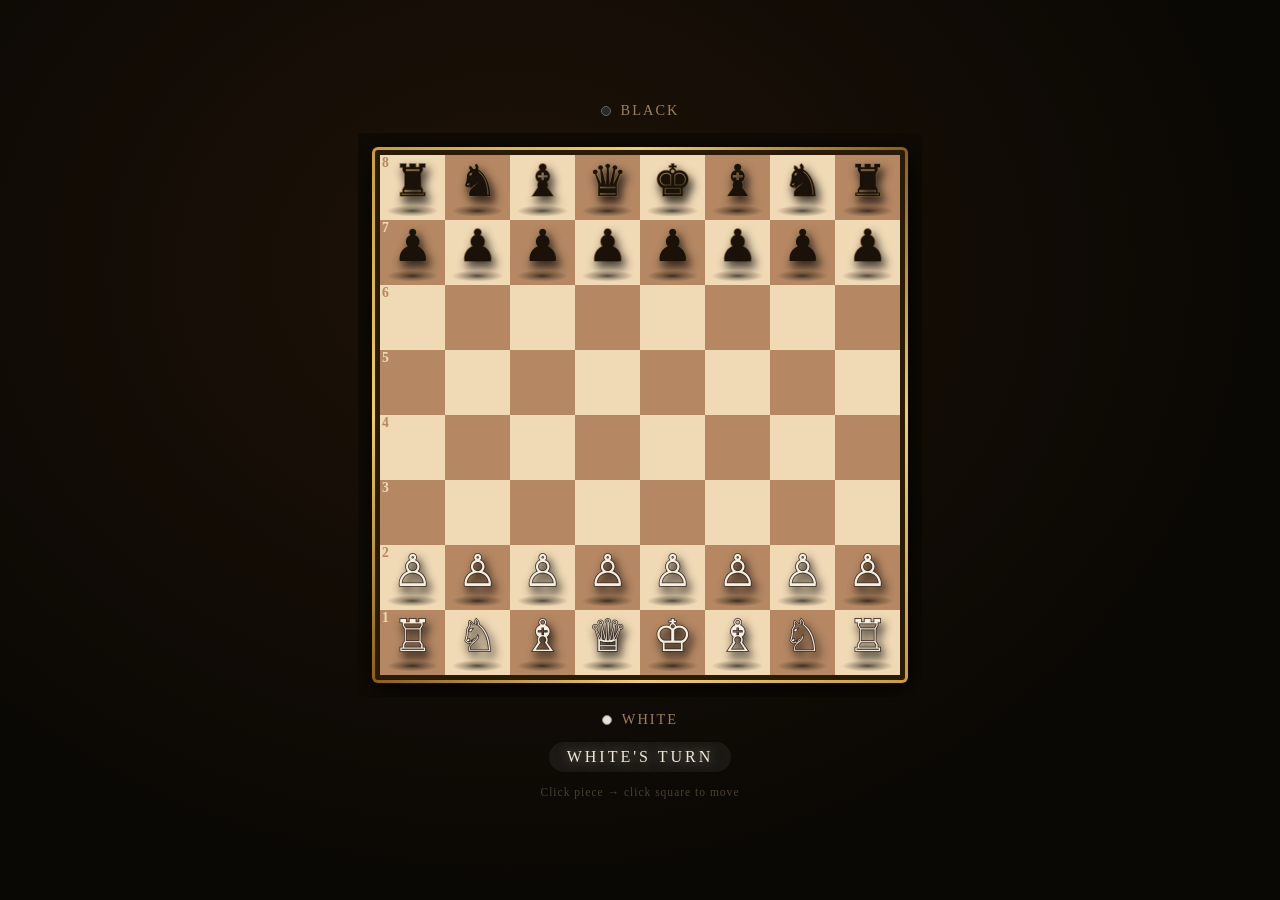
<file: checkers.html>
<!DOCTYPE html>
<html lang="en">
<head>
  <meta charset="UTF-8">
  <meta name="viewport" content="width=device-width, initial-scale=1.0, user-scalable=no">
  <title>Chess</title>
  <style>
    * { margin: 0; padding: 0; box-sizing: border-box; }
    html, body {
      width: 100%; height: 100%;
      background: radial-gradient(ellipse at 40% 30%, #1e1208 0%, #0a0804 70%);
      display: flex; flex-direction: column;
      align-items: center; justify-content: center;
      overflow: hidden;
      user-select: none;
    }
    #wrap {
      display: flex; flex-direction: column;
      align-items: center; gap: 14px;
    }
    #player-black, #player-white {
      display: flex; align-items: center; gap: 10px;
      color: #9a8060; font-family: Georgia, serif;
      font-size: 0.9rem; letter-spacing: 2px;
    }
    #player-black .dot { width: 10px; height: 10px; border-radius: 50%; background: #2a2a2a; border: 1px solid #666; }
    #player-white .dot { width: 10px; height: 10px; border-radius: 50%; background: #e8e0d0; border: 1px solid #888; }
    #status {
      font-family: Georgia, serif; font-size: 1rem;
      letter-spacing: 3px; text-transform: uppercase;
      padding: 6px 18px; border-radius: 20px;
      transition: all 0.3s;
    }
    #status.white  { color: #f0e8d8; text-shadow: 0 0 12px rgba(240,232,216,0.5); background: rgba(255,255,255,0.06); }
    #status.black  { color: #b8a080; text-shadow: 0 0 12px rgba(184,160,128,0.5); background: rgba(255,255,255,0.04); }
    #status.check  { color: #ff6644; text-shadow: 0 0 16px rgba(255,100,68,0.7);  background: rgba(255,80,40,0.1); }
    #status.end    { color: #d4af37; text-shadow: 0 0 20px rgba(212,175,55,0.8);  background: rgba(212,175,55,0.1); }
    canvas { display: block; cursor: pointer; border-radius: 4px; }
    #hint { color: #4a4030; font-family: Georgia, serif; font-size: 0.72rem; letter-spacing: 1px; }
  </style>
</head>
<body>
<div id="wrap">
  <div id="player-black"><div class="dot"></div><span>BLACK</span></div>
  <canvas id="c"></canvas>
  <div id="player-white"><div class="dot"></div><span>WHITE</span></div>
  <div id="status" class="white">White's Turn</div>
  <div id="hint">Click piece → click square to move</div>
</div>

<script>
// ─── CONSTANTS ──────────────────────────────────────────────────────────────
const SPRITE_URL = 'https://res.cloudinary.com/dtz0urit6/image/upload/f_jpg,q_auto/cloudinary-tools-uploads/brkktbomiuljid0p8u0p.jpg';
// Try background-removed PNG first (Cloudinary AI feature)
const SPRITE_PNG  = 'https://res.cloudinary.com/dtz0urit6/image/upload/e_background_removal,f_png/cloudinary-tools-uploads/brkktbomiuljid0p8u0p.jpg';

// Piece type indices  — must match sprite column order
const K=0, Q=1, R=2, B=3, N=4, P=5;
const W=0, BK=1; // colors

// Column order in sprite sheet: K Q R B N P (most common)
// If your sprite has a different order, change this mapping
// spriteCol[pieceType] = column index in sprite sheet
const SPRITE_COL = [0, 1, 2, 3, 4, 5]; // K→0 Q→1 R→2 B→3 N→4 P→5

// ─── CANVAS SETUP ────────────────────────────────────────────────────────────
const canvas = document.getElementById('c');
const ctx    = canvas.getContext('2d');
const VPW    = Math.min(window.innerWidth, 520);
const VPH    = Math.min(window.innerHeight - 160, 520);
const TOTAL  = Math.floor(Math.min(VPW, VPH) / 8) * 8; // multiple of 8
const SQ     = TOTAL / 8;
const PAD    = Math.max(22, Math.floor(SQ * 0.32)); // border for coords
canvas.width  = TOTAL + PAD * 2;
canvas.height = TOTAL + PAD * 2;
canvas.style.width  = canvas.width  + 'px';
canvas.style.height = canvas.height + 'px';

// ─── COLORS ──────────────────────────────────────────────────────────────────
const C_LIGHT   = '#F0D9B5';
const C_DARK    = '#B58863';
const C_SEL     = 'rgba(15,80,25,0.72)';
const C_LASTMV  = 'rgba(155,199,0,0.38)';
const C_DOT     = 'rgba(15,80,25,0.46)';
const C_RING    = 'rgba(15,80,25,0.62)';
const C_CHECK   = 'rgba(220,30,10,0.52)';

// ─── GAME STATE ──────────────────────────────────────────────────────────────
let board      = [];   // [8][8] → null | {color,type}
let turn       = W;
let selected   = null; // {row,col}
let legalMoves = [];   // [{row,col,...}]
let lastMove   = null; // {from:{row,col}, to:{row,col}}
let enPassant  = null; // {row,col} target square for en-passant capture
let castleRights = { wK:true, wKR:true, wQR:true, bK:true, bKR:true, bQR:true };
let gameOver   = false;

// ─── SPRITE STATE ────────────────────────────────────────────────────────────
let spriteImg  = null;
let spriteRows = 2; // detected
let spriteCols = 6; // detected
let whiteRow   = 0; // detected: 0 or 1
let hasBg      = true; // whether sprite has non-transparent background
let bgColor    = null; // { r,g,b } background color to mask

// ─── BOARD INIT ──────────────────────────────────────────────────────────────
function initBoard() {
  board = Array.from({length:8}, () => Array(8).fill(null));
  const back = [R, N, B, Q, K, B, N, R];
  for (let c=0; c<8; c++) {
    board[0][c] = {color:BK, type:back[c]};
    board[1][c] = {color:BK, type:P};
    board[6][c] = {color:W,  type:P};
    board[7][c] = {color:W,  type:back[c]};
  }
}

// ─── SPRITE LOADING ──────────────────────────────────────────────────────────
function loadSprite() {
  return new Promise(resolve => {
    // Try background-removed PNG first, then original JPG
    let tried = 0;
    const urls = [SPRITE_PNG, SPRITE_URL];

    function tryLoad(url) {
      const img = new Image();
      img.crossOrigin = 'anonymous';
      img.onload = () => {
        spriteImg = img;
        detectSpriteLayout();
        detectBackground();
        resolve(true);
      };
      img.onerror = () => {
        tried++;
        if (tried < urls.length) tryLoad(urls[tried]);
        else resolve(false); // continue with Unicode fallback
      };
      img.src = url;
    }
    tryLoad(urls[0]);
  });
}

function detectSpriteLayout() {
  const ratio = spriteImg.width / spriteImg.height;
  if (ratio >= 5) {
    // Single row with 12 pieces: wK wQ wR wB wN wP  bK bQ bR bB bN bP
    spriteRows = 1; spriteCols = 12;
    whiteRow = 0; // white pieces start at col 0, black at col 6
  } else {
    // Two rows × 6 cols
    spriteRows = 2; spriteCols = 6;
    // Auto-detect which row is white by sampling brightness
    whiteRow = detectWhiteRow();
  }
}

function detectWhiteRow() {
  // Sample center pixel of King in each row; brighter = white pieces
  const tmp = document.createElement('canvas');
  tmp.width = spriteImg.width; tmp.height = spriteImg.height;
  const tc = tmp.getContext('2d');
  tc.drawImage(spriteImg, 0, 0);
  const sw = spriteImg.width / spriteCols;
  const sh = spriteImg.height / spriteRows;
  const sample = (row, col) => {
    const px = tc.getImageData(col*sw + sw/2|0, row*sh + sh/2|0, 1, 1).data;
    return (px[0] + px[1] + px[2]) / 3;
  };
  const b0 = sample(0, 0); // brightness of row-0 King center
  const b1 = sample(1, 0); // brightness of row-1 King center
  return b0 > b1 ? 0 : 1; // brighter row = white pieces
}

function detectBackground() {
  // Sample corner pixel of sprite to find background color
  const tmp = document.createElement('canvas');
  tmp.width = spriteImg.width; tmp.height = spriteImg.height;
  const tc = tmp.getContext('2d');
  tc.drawImage(spriteImg, 0, 0);
  const px = tc.getImageData(2, 2, 1, 1).data;
  // Transparent?
  if (px[3] < 128) { hasBg = false; return; }
  hasBg = true;
  bgColor = { r: px[0], g: px[1], b: px[2] };
}

function getSpriteRect(color, type) {
  if (!spriteImg) return null;
  const sw = spriteImg.width  / spriteCols;
  const sh = spriteImg.height / spriteRows;
  let row, col;
  if (spriteRows === 1) {
    // 12-column layout
    row = 0;
    col = (color === W ? 0 : 6) + SPRITE_COL[type];
  } else {
    row = (color === W) ? whiteRow : 1 - whiteRow;
    col = SPRITE_COL[type];
  }
  return { sx: col*sw, sy: row*sh, sw, sh };
}

// ─── DRAWING ─────────────────────────────────────────────────────────────────
function render() {
  ctx.clearRect(0, 0, canvas.width, canvas.height);
  drawBoardFrame();
  drawSquares();
  drawCoords();
  drawPieces();
}

function drawBoardFrame() {
  // Table surface
  ctx.fillStyle = '#100a04';
  ctx.fillRect(0, 0, canvas.width, canvas.height);

  // Outer glow/shadow for the board
  ctx.shadowColor = 'rgba(0,0,0,0.9)';
  ctx.shadowBlur = PAD * 1.5;
  ctx.shadowOffsetX = 4; ctx.shadowOffsetY = 8;

  // Gold border
  const gx = PAD - 5, gy = PAD - 5;
  const gw = TOTAL + 10, gh = TOTAL + 10;
  const grad = ctx.createLinearGradient(gx, gy, gx+gw, gy+gh);
  grad.addColorStop(0,   '#c8a035');
  grad.addColorStop(0.25,'#f0d060');
  grad.addColorStop(0.5, '#8B6010');
  grad.addColorStop(0.75,'#f0d060');
  grad.addColorStop(1,   '#c8a035');
  ctx.fillStyle = grad;
  roundRect(ctx, gx-3, gy-3, gw+6, gh+6, 6); ctx.fill();

  ctx.shadowColor = 'transparent'; ctx.shadowBlur = 0;

  // Dark inner trim
  ctx.fillStyle = '#2a1a08';
  roundRect(ctx, gx, gy, gw, gh, 3); ctx.fill();
}

function drawSquares() {
  for (let r=0; r<8; r++) {
    for (let c=0; c<8; c++) {
      const x = PAD + c*SQ, y = PAD + r*SQ;
      const light = (r+c) % 2 === 0;

      // Base square
      ctx.fillStyle = light ? C_LIGHT : C_DARK;
      ctx.fillRect(x, y, SQ, SQ);

      // Last-move tint
      if (lastMove && (
        (lastMove.from.row===r && lastMove.from.col===c) ||
        (lastMove.to.row===r   && lastMove.to.col===c)
      )) {
        ctx.fillStyle = C_LASTMV;
        ctx.fillRect(x, y, SQ, SQ);
      }

      // Check highlight on king
      const p = board[r][c];
      if (p && p.type===K && p.color===turn && isInCheck(board, turn)) {
        ctx.fillStyle = C_CHECK;
        ctx.fillRect(x, y, SQ, SQ);
      }

      // Selected square
      if (selected && selected.row===r && selected.col===c) {
        ctx.fillStyle = C_SEL;
        ctx.fillRect(x, y, SQ, SQ);
      }

      // Legal move indicators
      const isLegal = legalMoves.some(m => m.row===r && m.col===c);
      if (isLegal) {
        const cx2 = x + SQ/2, cy2 = y + SQ/2;
        if (board[r][c]) {
          // Capture ring
          ctx.beginPath();
          ctx.arc(cx2, cy2, SQ/2 - 3, 0, Math.PI*2);
          ctx.strokeStyle = C_RING; ctx.lineWidth = Math.max(3, SQ*0.07);
          ctx.stroke();
        } else {
          // Move dot
          ctx.beginPath();
          ctx.arc(cx2, cy2, SQ*0.16, 0, Math.PI*2);
          ctx.fillStyle = C_DOT; ctx.fill();
        }
      }
    }
  }
}

function drawCoords() {
  const sz = Math.max(9, SQ*0.21);
  ctx.font = `bold ${sz}px Georgia`;
  for (let i=0; i<8; i++) {
    const light = (i+0) % 2 === 0;
    // Rank numbers (left edge, inside square)
    ctx.fillStyle = light ? C_DARK : C_LIGHT;
    ctx.textAlign = 'left'; ctx.textBaseline = 'top';
    ctx.fillText(String(8-i), PAD+2, PAD + i*SQ + 2);
    // File letters (bottom edge, inside square)
    ctx.fillStyle = (i+8)%2===0 ? C_DARK : C_LIGHT;
    ctx.textAlign = 'right'; ctx.textBaseline = 'bottom';
    ctx.fillText('abcdefgh'[i], PAD + (i+1)*SQ - 2, PAD + 8*SQ - 2);
  }
}

function drawPieces() {
  // Draw pieces in two passes: shadows first, then pieces (avoids shadow-on-pieces artifacts)
  for (let r=0; r<8; r++) {
    for (let c=0; c<8; c++) {
      if (board[r][c]) drawContactShadow(r, c);
    }
  }
  for (let r=0; r<8; r++) {
    for (let c=0; c<8; c++) {
      if (board[r][c]) drawPieceSprite(board[r][c], r, c);
    }
  }
}

// The contact shadow — the key to the "sitting on board" illusion
function drawContactShadow(row, col) {
  const bx = PAD + col*SQ;
  const by = PAD + row*SQ;
  const cx = bx + SQ/2;
  const shadowY = by + SQ*0.86;

  ctx.save();
  // Flatten transform to create an ellipse by scaling Y
  ctx.transform(1, 0, 0, 0.22, 0, shadowY * (1 - 0.22));
  const g = ctx.createRadialGradient(cx, shadowY, 0, cx, shadowY, SQ*0.40);
  g.addColorStop(0,   'rgba(0,0,0,0.65)');
  g.addColorStop(0.45,'rgba(0,0,0,0.30)');
  g.addColorStop(1,   'rgba(0,0,0,0)');
  ctx.beginPath();
  ctx.arc(cx, shadowY, SQ*0.40, 0, Math.PI*2);
  ctx.fillStyle = g;
  ctx.fill();
  ctx.restore();
}

function drawPieceSprite(piece, row, col) {
  const bx  = PAD + col*SQ;
  const by  = PAD + row*SQ;
  const cx  = bx + SQ/2;
  const pSz = SQ * 0.84;                    // piece render size
  const px  = cx  - pSz/2;
  const py  = by  + SQ/2 - pSz/2 - SQ*0.05; // lift piece upward slightly

  ctx.save();

  // Drop shadow (directional light from upper-left)
  ctx.shadowColor    = 'rgba(0,0,0,0.70)';
  ctx.shadowBlur     = SQ * 0.14;
  ctx.shadowOffsetX  = SQ * 0.05;
  ctx.shadowOffsetY  = SQ * 0.09;

  if (spriteImg) {
    const rect = getSpriteRect(piece.color, piece.type);
    if (rect) {
      if (hasBg && bgColor) {
        // Mask out background by drawing with 'multiply' blend
        // This makes white/light backgrounds transparent on non-white board
        drawPieceWithMaskedBg(ctx, rect, px, py, pSz, piece);
      } else {
        // PNG with transparency — draw directly
        ctx.drawImage(spriteImg, rect.sx, rect.sy, rect.sw, rect.sh, px, py, pSz, pSz);
      }
    } else {
      drawUnicodePiece(piece, cx, by + SQ/2 - SQ*0.05, SQ);
    }
  } else {
    drawUnicodePiece(piece, cx, by + SQ/2 - SQ*0.05, SQ);
  }
  ctx.restore();

  // Subtle rim highlight (top-left arc of piece = lit by ambient light)
  if (spriteImg) {
    ctx.save();
    ctx.beginPath();
    ctx.arc(cx, by + SQ/2 - SQ*0.05, pSz/2 * 0.92, 0, Math.PI*2);
    const rim = ctx.createRadialGradient(
      cx - pSz*0.25, by + SQ/2 - SQ*0.05 - pSz*0.2, pSz*0.1,
      cx, by + SQ/2 - SQ*0.05, pSz/2 * 0.92
    );
    rim.addColorStop(0,    'rgba(255,255,255,0)');
    rim.addColorStop(0.78, 'rgba(255,255,255,0)');
    rim.addColorStop(0.88, 'rgba(255,255,255,0.14)');
    rim.addColorStop(1,    'rgba(0,0,0,0.28)');
    ctx.strokeStyle = rim;
    ctx.lineWidth = pSz * 0.04;
    ctx.stroke();
    ctx.restore();
  }
}

// Render a piece sprite while masking its solid background color
function drawPieceWithMaskedBg(ctx, rect, dx, dy, dSz, piece) {
  // Offscreen canvas for the sprite tile
  const oc = document.createElement('canvas');
  oc.width = dSz | 0; oc.height = dSz | 0;
  const oc2 = oc.getContext('2d');
  oc2.drawImage(spriteImg, rect.sx, rect.sy, rect.sw, rect.sh, 0, 0, dSz, dSz);

  // Mask by removing pixels close to background color
  const id = oc2.getImageData(0, 0, dSz, dSz);
  const d  = id.data;
  const br = bgColor.r, bg2 = bgColor.g, bb = bgColor.b;
  const thresh = 38; // color distance threshold
  for (let i=0; i<d.length; i+=4) {
    const dr = d[i]-br, dg2 = d[i+1]-bg2, db2 = d[i+2]-bb;
    const dist = Math.sqrt(dr*dr + dg2*dg2 + db2*db2);
    if (dist < thresh) {
      d[i+3] = 0; // transparent
    } else if (dist < thresh*1.8) {
      d[i+3] = Math.round((dist - thresh) / (thresh*0.8) * 255);
    }
  }
  oc2.putImageData(id, 0, 0);
  ctx.drawImage(oc, dx, dy);
}

// Unicode fallback when sprite fails to load
const UNICODE = [
  ['♔','♕','♖','♗','♘','♙'], // W
  ['♚','♛','♜','♝','♞','♟']  // BK
];
function drawUnicodePiece(piece, cx, cy, sq) {
  ctx.font = `${sq*0.68}px serif`;
  ctx.textAlign = 'center'; ctx.textBaseline = 'middle';
  const ch = UNICODE[piece.color][piece.type];
  if (piece.color === W) {
    ctx.fillStyle = '#f5efe0';
    ctx.strokeStyle = '#44332a'; ctx.lineWidth = sq*0.025;
    ctx.strokeText(ch, cx, cy);
  } else {
    ctx.fillStyle = '#1a1208';
    ctx.strokeStyle = '#a08050'; ctx.lineWidth = sq*0.025;
    ctx.strokeText(ch, cx, cy);
  }
  ctx.fillText(ch, cx, cy);
}

// ─── CHESS LOGIC ─────────────────────────────────────────────────────────────

// Returns all squares attacked by byColor (accurate, for check detection)
function isSquareAttacked(brd, row, col, byColor) {
  const dir = byColor === W ? 1 : -1; // pawns of byColor attack upward/downward
  // Pawn attacks
  for (const dc of [-1, 1]) {
    const pr = row + dir, pc = col + dc;
    if (inBounds(pr,pc)) {
      const p = brd[pr][pc];
      if (p && p.color===byColor && p.type===P) return true;
    }
  }
  // Knight attacks
  for (const [dr,dc] of [[-2,-1],[-2,1],[-1,-2],[-1,2],[1,-2],[1,2],[2,-1],[2,1]]) {
    const nr=row+dr, nc=col+dc;
    if (inBounds(nr,nc)) {
      const p=brd[nr][nc]; if (p && p.color===byColor && p.type===N) return true;
    }
  }
  // King attacks
  for (const [dr,dc] of [[-1,-1],[-1,0],[-1,1],[0,-1],[0,1],[1,-1],[1,0],[1,1]]) {
    const kr=row+dr, kc=col+dc;
    if (inBounds(kr,kc)) {
      const p=brd[kr][kc]; if (p && p.color===byColor && p.type===K) return true;
    }
  }
  // Bishop / Queen (diagonal)
  for (const [dr,dc] of [[-1,-1],[-1,1],[1,-1],[1,1]]) {
    let r=row+dr, c=col+dc;
    while (inBounds(r,c)) {
      const p=brd[r][c];
      if (p) { if (p.color===byColor && (p.type===B||p.type===Q)) return true; break; }
      r+=dr; c+=dc;
    }
  }
  // Rook / Queen (straight)
  for (const [dr,dc] of [[-1,0],[1,0],[0,-1],[0,1]]) {
    let r=row+dr, c=col+dc;
    while (inBounds(r,c)) {
      const p=brd[r][c];
      if (p) { if (p.color===byColor && (p.type===R||p.type===Q)) return true; break; }
      r+=dr; c+=dc;
    }
  }
  return false;
}

function isInCheck(brd, color) {
  for (let r=0; r<8; r++) for (let c=0; c<8; c++) {
    const p=brd[r][c]; if (p && p.color===color && p.type===K) return isSquareAttacked(brd,r,c,1-color);
  }
  return false;
}

function inBounds(r,c) { return r>=0 && r<8 && c>=0 && c<8; }

// Generate pseudo-legal moves (ignores self-check)
function pseudoMoves(brd, row, col) {
  const piece = brd[row][col];
  if (!piece) return [];
  const {color, type} = piece;
  const moves = [];
  const opp = 1 - color;
  const dir = color===W ? -1 : 1;

  const slide = (dr, dc) => {
    let r=row+dr, c=col+dc;
    while (inBounds(r,c)) {
      const t=brd[r][c];
      if (!t) { moves.push({row:r,col:c}); }
      else { if (t.color===opp) moves.push({row:r,col:c}); break; }
      r+=dr; c+=dc;
    }
  };
  const step = (dr, dc) => {
    const r=row+dr, c=col+dc;
    if (inBounds(r,c) && (!brd[r][c] || brd[r][c].color===opp)) moves.push({row:r,col:c});
  };

  switch(type) {
    case P: {
      const nr = row+dir;
      // Forward
      if (inBounds(nr,col) && !brd[nr][col]) {
        moves.push({row:nr,col});
        // Double push
        const start = color===W ? 6 : 1;
        if (row===start && !brd[nr+dir]?.[col]) moves.push({row:nr+dir,col});
      }
      // Diagonal capture
      for (const dc of [-1,1]) {
        const nc = col+dc;
        if (inBounds(nr,nc)) {
          if (brd[nr][nc] && brd[nr][nc].color===opp) moves.push({row:nr,col:nc});
          // En passant
          if (enPassant && enPassant.row===nr && enPassant.col===nc) moves.push({row:nr,col:nc,enPassant:true});
        }
      }
      break;
    }
    case N: for (const [dr,dc] of [[-2,-1],[-2,1],[-1,-2],[-1,2],[1,-2],[1,2],[2,-1],[2,1]]) step(dr,dc); break;
    case B: for (const d of [[-1,-1],[-1,1],[1,-1],[1,1]]) slide(d[0],d[1]); break;
    case R: for (const d of [[-1,0],[1,0],[0,-1],[0,1]]) slide(d[0],d[1]); break;
    case Q: for (const d of [[-1,-1],[-1,0],[-1,1],[0,-1],[0,1],[1,-1],[1,0],[1,1]]) slide(d[0],d[1]); break;
    case K: {
      for (const d of [[-1,-1],[-1,0],[-1,1],[0,-1],[0,1],[1,-1],[1,0],[1,1]]) step(d[0],d[1]);
      // Castling
      const hr = color===W ? 7 : 0;
      if (row===hr && col===4 && !isSquareAttacked(brd,hr,4,opp)) {
        const ck = color===W ? 'wK' : 'bK';
        if (castleRights[ck]) {
          const kr = color===W ? 'wKR' : 'bKR';
          const qr = color===W ? 'wQR' : 'bQR';
          // Kingside
          if (castleRights[kr] && !brd[hr][5] && !brd[hr][6] &&
              !isSquareAttacked(brd,hr,5,opp) && !isSquareAttacked(brd,hr,6,opp))
            moves.push({row:hr,col:6,castle:'K'});
          // Queenside
          if (castleRights[qr] && !brd[hr][3] && !brd[hr][2] && !brd[hr][1] &&
              !isSquareAttacked(brd,hr,3,opp) && !isSquareAttacked(brd,hr,2,opp))
            moves.push({row:hr,col:2,castle:'Q'});
        }
      }
      break;
    }
  }
  return moves;
}

function getLegalMoves(row, col) {
  const piece = board[row][col];
  if (!piece || piece.color!==turn) return [];
  return pseudoMoves(board, row, col).filter(mv => {
    const sim = board.map(r => r.map(p => p ? {...p} : null));
    sim[mv.row][mv.col] = sim[row][col];
    sim[row][col] = null;
    if (mv.enPassant) sim[row][mv.col] = null;
    if (mv.castle==='K') { const hr=piece.color===W?7:0; sim[hr][5]=sim[hr][7]; sim[hr][7]=null; }
    if (mv.castle==='Q') { const hr=piece.color===W?7:0; sim[hr][3]=sim[hr][0]; sim[hr][0]=null; }
    return !isInCheck(sim, piece.color);
  });
}

function makeMove(from, to, mv) {
  const piece = board[from.row][from.col];
  lastMove = {from, to};

  // En passant capture
  if (mv.enPassant) board[from.row][to.col] = null;

  // Castling — move rook
  if (mv.castle) {
    const hr = piece.color===W ? 7 : 0;
    if (mv.castle==='K') { board[hr][5]=board[hr][7]; board[hr][7]=null; }
    else                  { board[hr][3]=board[hr][0]; board[hr][0]=null; }
  }

  // Update castling rights
  if (piece.type===K) {
    if (piece.color===W) { castleRights.wK=castleRights.wKR=castleRights.wQR=false; }
    else                  { castleRights.bK=castleRights.bKR=castleRights.bQR=false; }
  }
  if (piece.type===R) {
    if (piece.color===W) { if (from.col===0) castleRights.wQR=false; if (from.col===7) castleRights.wKR=false; }
    else                  { if (from.col===0) castleRights.bQR=false; if (from.col===7) castleRights.bKR=false; }
  }

  // New en passant target
  enPassant = null;
  if (piece.type===P && Math.abs(to.row-from.row)===2)
    enPassant = {row:(from.row+to.row)/2, col:from.col};

  // Place piece
  board[to.row][to.col] = piece;
  board[from.row][from.col] = null;

  // Promotion — auto-queen
  if (piece.type===P && (to.row===0||to.row===7))
    board[to.row][to.col] = {color:piece.color, type:Q};

  turn = 1 - turn;
  updateStatus();
}

function updateStatus() {
  const el = document.getElementById('status');
  let hasAny = false;
  outer: for (let r=0; r<8; r++) for (let c=0; c<8; c++) {
    if (board[r][c] && board[r][c].color===turn && getLegalMoves(r,c).length>0) { hasAny=true; break outer; }
  }
  if (!hasAny) {
    gameOver = true;
    if (isInCheck(board,turn)) {
      const w = turn===W ? 'Black' : 'White';
      el.textContent = `${w} wins — Checkmate!`;
    } else {
      el.textContent = 'Stalemate — Draw';
    }
    el.className = 'end'; return;
  }
  if (isInCheck(board, turn)) {
    el.textContent = `${turn===W?'White':'Black'}'s Turn — Check!`;
    el.className = 'check';
  } else {
    el.textContent = `${turn===W?'White':'Black'}'s Turn`;
    el.className = turn===W ? 'white' : 'black';
  }
}

// ─── INTERACTION ─────────────────────────────────────────────────────────────
canvas.addEventListener('click', e => {
  if (gameOver) return;
  const rect = canvas.getBoundingClientRect();
  const sx = canvas.width  / rect.width;
  const sy = canvas.height / rect.height;
  const mx = (e.clientX - rect.left) * sx;
  const my = (e.clientY - rect.top)  * sy;
  const col = Math.floor((mx - PAD) / SQ);
  const row = Math.floor((my - PAD) / SQ);
  if (col<0||col>7||row<0||row>7) return;

  if (selected) {
    const mv = legalMoves.find(m => m.row===row && m.col===col);
    if (mv) {
      makeMove(selected, {row,col}, mv);
      selected=null; legalMoves=[];
    } else if (board[row][col] && board[row][col].color===turn) {
      selected={row,col}; legalMoves=getLegalMoves(row,col);
    } else {
      selected=null; legalMoves=[];
    }
  } else {
    if (board[row][col] && board[row][col].color===turn) {
      selected={row,col}; legalMoves=getLegalMoves(row,col);
    }
  }
  render();
});

// ─── HELPERS ─────────────────────────────────────────────────────────────────
function roundRect(ctx, x, y, w, h, r) {
  ctx.beginPath();
  ctx.moveTo(x+r, y);
  ctx.lineTo(x+w-r, y); ctx.arcTo(x+w,y,  x+w,y+r,  r);
  ctx.lineTo(x+w, y+h-r); ctx.arcTo(x+w,y+h,x+w-r,y+h,r);
  ctx.lineTo(x+r, y+h); ctx.arcTo(x,y+h,  x,y+h-r,  r);
  ctx.lineTo(x, y+r); ctx.arcTo(x,y,    x+r,y,    r);
  ctx.closePath();
}

// ─── MAIN ────────────────────────────────────────────────────────────────────
async function main() {
  initBoard();
  await loadSprite();
  render();
}
main();
</script>
</body>
</html>
</file>
